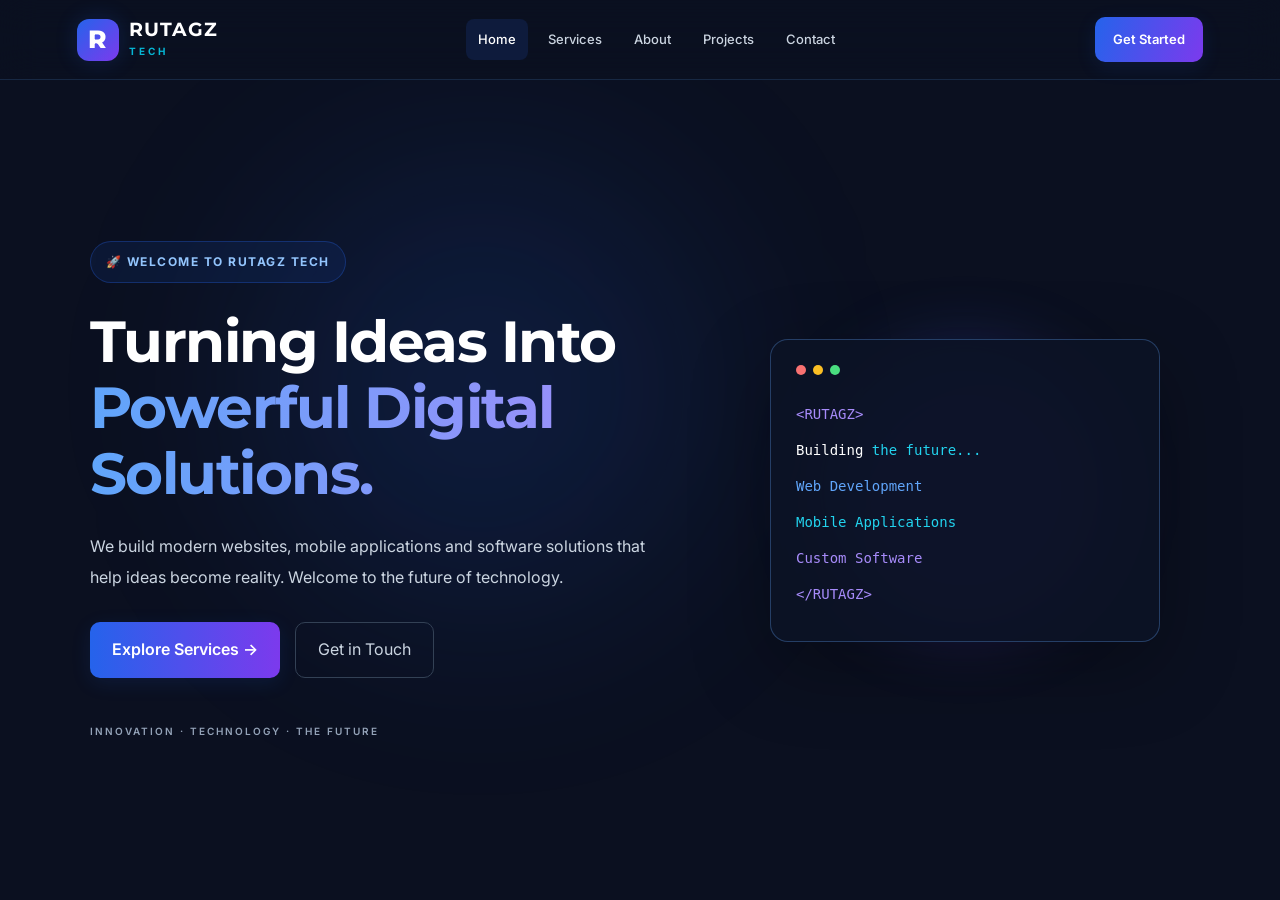
<file: index.html>
<!DOCTYPE html>
<html lang="en">
<head>
    <meta charset="UTF-8">
    <meta name="viewport" content="width=device-width, initial-scale=1.0">

    <title>RUTAGZ Tech | Building the Future</title>

    <link rel="stylesheet" href="style.css">

    <!-- Google Font -->
    <link href="https://fonts.googleapis.com/css2?family=Inter:wght@400;500;600;700&family=Montserrat:wght@600;700;800&display=swap" rel="stylesheet">
</head>

<body>

 
<!-- NAVIGATION -->
<header class="navbar">
    <a href="index.html" class="logo">
        <span class="logo-r">R</span>
        <div>
            <h2>RUTAGZ</h2>
            <small>TECH</small>
        </div>
    </a>

    <button class="menu-toggle"
            type="button"
            aria-label="Open navigation menu"
            aria-expanded="false"
            aria-controls="main-nav">
        <span></span>
        <span></span>
        <span></span>
    </button>

    <nav id="main-nav">
        <a href="index.html" aria-current="page">Home</a>
        <a href="services.html">Services</a>
        <a href="about.html">About</a>
        <a href="projects.html">Projects</a>
        <a href="contact.html">Contact</a>
    </nav>

    <a href="contact.html" class="nav-button">Get Started</a>
</header>


<!-- WELCOME SECTION -->
<main>
    <section class="welcome-page">

        <div class="welcome-glow"></div>

        <div class="welcome-content">

            <p class="welcome-tag">🚀 WELCOME TO RUTAGZ TECH</p>

            <h1>
                Turning Ideas Into
                <span>Powerful Digital Solutions.</span>
            </h1>

            <p class="welcome-description">
                We build modern websites, mobile applications and
                software solutions that help ideas become reality.
                Welcome to the future of technology.
            </p>

            <div class="welcome-buttons">
                <a href="services.html" class="primary-button">
                    Explore Services →
                </a>

                <a href="contact.html" class="secondary-button">
                    Get in Touch
                </a>
            </div>

            <p class="welcome-footer">
                INNOVATION · TECHNOLOGY · THE FUTURE
            </p>

        </div>

        <div class="welcome-visual">
            <div class="welcome-orb"></div>

            <div class="welcome-code-card">
                <div class="welcome-window-dots">
                    <span></span>
                    <span></span>
                    <span></span>
                </div>

                <p class="code-purple">&lt;RUTAGZ&gt;</p>
                <p>Building <span>the future...</span></p>
                <p class="code-blue">Web Development</p>
                <p class="code-cyan">Mobile Applications</p>
                <p class="code-purple">Custom Software</p>
                <p class="code-purple">&lt;/RUTAGZ&gt;</p>
            </div>
        </div>

    </section>
</main>


<!-- MOBILE NAVIGATION -->
<script>
    const menuButton = document.querySelector(".menu-toggle");
    const navbar = document.querySelector(".navbar");
    const navLinks = document.querySelectorAll("#main-nav a");

    menuButton.addEventListener("click", function () {
        const isOpen = navbar.classList.toggle("menu-open");

        menuButton.setAttribute("aria-expanded", isOpen);
        menuButton.setAttribute(
            "aria-label",
            isOpen ? "Close navigation menu" : "Open navigation menu"
        );
    });

    navLinks.forEach(function (link) {
        link.addEventListener("click", function () {
            navbar.classList.remove("menu-open");
            menuButton.setAttribute("aria-expanded", "false");
            menuButton.setAttribute("aria-label", "Open navigation menu");
        });
    });
</script>



</body>
</html>
</file>
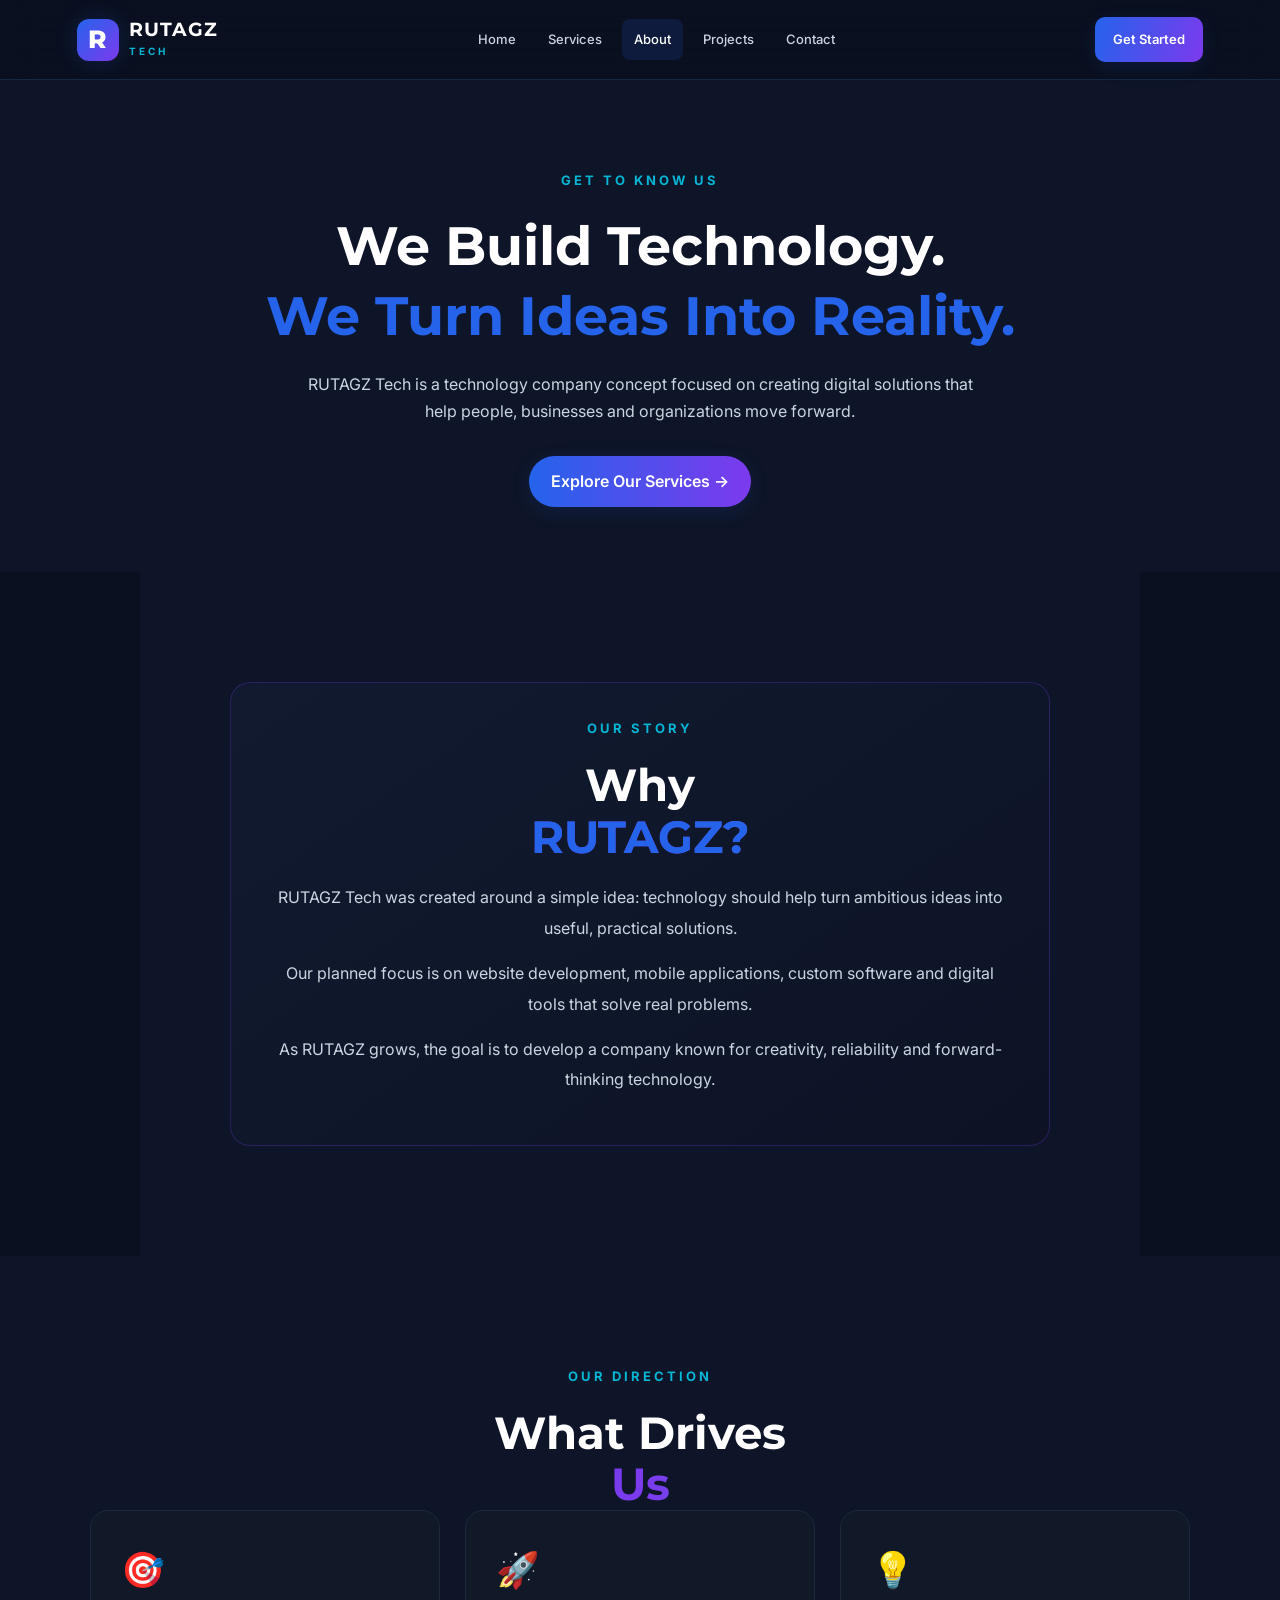
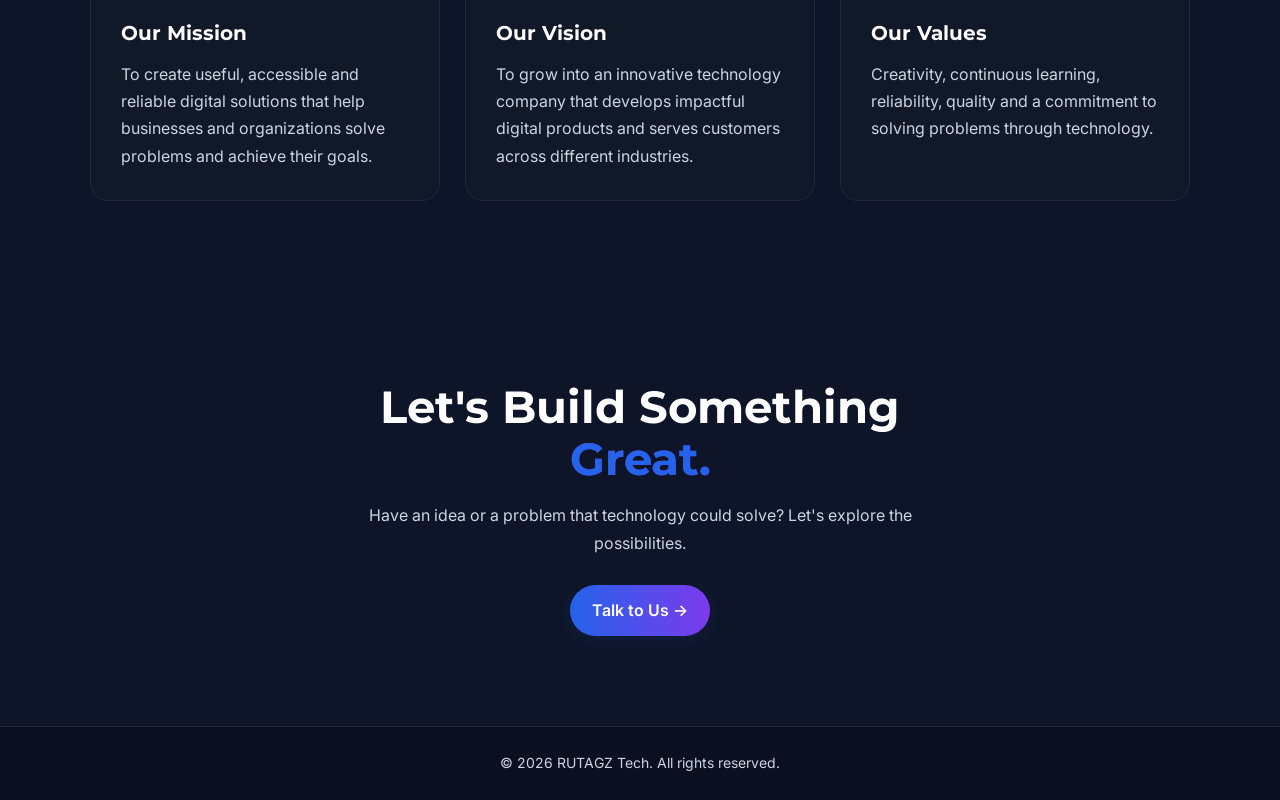
<file: about.html>
<!DOCTYPE html>
<html lang="en">
<head>
    <meta charset="UTF-8">
    <meta name="viewport" content="width=device-width, initial-scale=1.0">

    <title>About Us | RUTAGZ Tech</title>

    <link rel="stylesheet" href="style.css">

    <link href="https://fonts.googleapis.com/css2?family=Inter:wght@400;500;600;700&family=Montserrat:wght@600;700;800&display=swap" rel="stylesheet">
</head>

<body>

    <!-- NAVIGATION -->
    <header class="navbar">
        <a href="index.html" class="logo">
            <span class="logo-r">R</span>
            <div>
                <h2>RUTAGZ</h2>
                <small>TECH</small>
            </div>
        </a>

        <button class="menu-toggle"
                type="button"
                aria-label="Open navigation menu"
                aria-expanded="false"
                aria-controls="main-nav">
            <span></span>
            <span></span>
            <span></span>
        </button>

        <nav id="main-nav">
            <a href="index.html">Home</a>
            <a href="services.html">Services</a>
            <a href="about.html" aria-current="page">About</a>
            <a href="projects.html">Projects</a>
            <a href="contact.html">Contact</a>
        </nav>

        <a href="contact.html" class="nav-button">Get Started</a>
    </header>


    <!-- ABOUT HERO -->
    <section class="section about-hero">
        <p class="section-tag">GET TO KNOW US</p>

        <h1>We Build Technology.<br>
            <span>We Turn Ideas Into Reality.</span>
        </h1>

        <p class="section-description">
            RUTAGZ Tech is a technology company concept focused on
            creating digital solutions that help people, businesses
            and organizations move forward.
        </p>

        <a href="services.html" class="primary-button">
            Explore Our Services →
        </a>
    </section>


    <!-- OUR STORY -->
    <section class="section about-content">
        <div class="about-card">
            <p class="section-tag">OUR STORY</p>

            <h2>Why <span>RUTAGZ?</span></h2>

            <p>
                RUTAGZ Tech was created around a simple idea:
                technology should help turn ambitious ideas into
                useful, practical solutions.
            </p>

            <p>
                Our planned focus is on website development, mobile
                applications, custom software and digital tools that
                solve real problems.
            </p>

            <p>
                As RUTAGZ grows, the goal is to develop a company
                known for creativity, reliability and forward-thinking
                technology.
            </p>
        </div>
    </section>


    <!-- MISSION AND VISION -->
    <section class="section">
        <p class="section-tag">OUR DIRECTION</p>

        <h2>What Drives <span>Us</span></h2>

        <div class="services-grid">

            <div class="service-card">
                <div class="icon">🎯</div>
                <h3>Our Mission</h3>
                <p>
                    To create useful, accessible and reliable digital
                    solutions that help businesses and organizations
                    solve problems and achieve their goals.
                </p>
            </div>

            <div class="service-card">
                <div class="icon">🚀</div>
                <h3>Our Vision</h3>
                <p>
                    To grow into an innovative technology company
                    that develops impactful digital products and
                    serves customers across different industries.
                </p>
            </div>

            <div class="service-card">
                <div class="icon">💡</div>
                <h3>Our Values</h3>
                <p>
                    Creativity, continuous learning, reliability,
                    quality and a commitment to solving problems
                    through technology.
                </p>
            </div>

        </div>
    </section>


    <!-- CALL TO ACTION -->
    <section class="section about-cta">
        <h2>Let's Build Something <span>Great.</span></h2>

        <p class="section-description">
            Have an idea or a problem that technology could solve?
            Let's explore the possibilities.
        </p>

        <a href="contact.html" class="primary-button">
            Talk to Us →
        </a>
    </section>


    <!-- FOOTER -->
    <footer class="footer">
        <p>© 2026 RUTAGZ Tech. All rights reserved.</p>
    </footer>


    <!-- MOBILE NAVIGATION -->
    <script>
        const menuButton = document.querySelector(".menu-toggle");
        const navbar = document.querySelector(".navbar");
        const navLinks = document.querySelectorAll("#main-nav a");

        menuButton.addEventListener("click", function () {
            const isOpen = navbar.classList.toggle("menu-open");

            menuButton.setAttribute("aria-expanded", isOpen);
            menuButton.setAttribute(
                "aria-label",
                isOpen ? "Close navigation menu" : "Open navigation menu"
            );
        });

        navLinks.forEach(function (link) {
            link.addEventListener("click", function () {
                navbar.classList.remove("menu-open");
                menuButton.setAttribute("aria-expanded", "false");
                menuButton.setAttribute("aria-label", "Open navigation menu");
            });
        });
    </script>

</body>
</html>
</file>
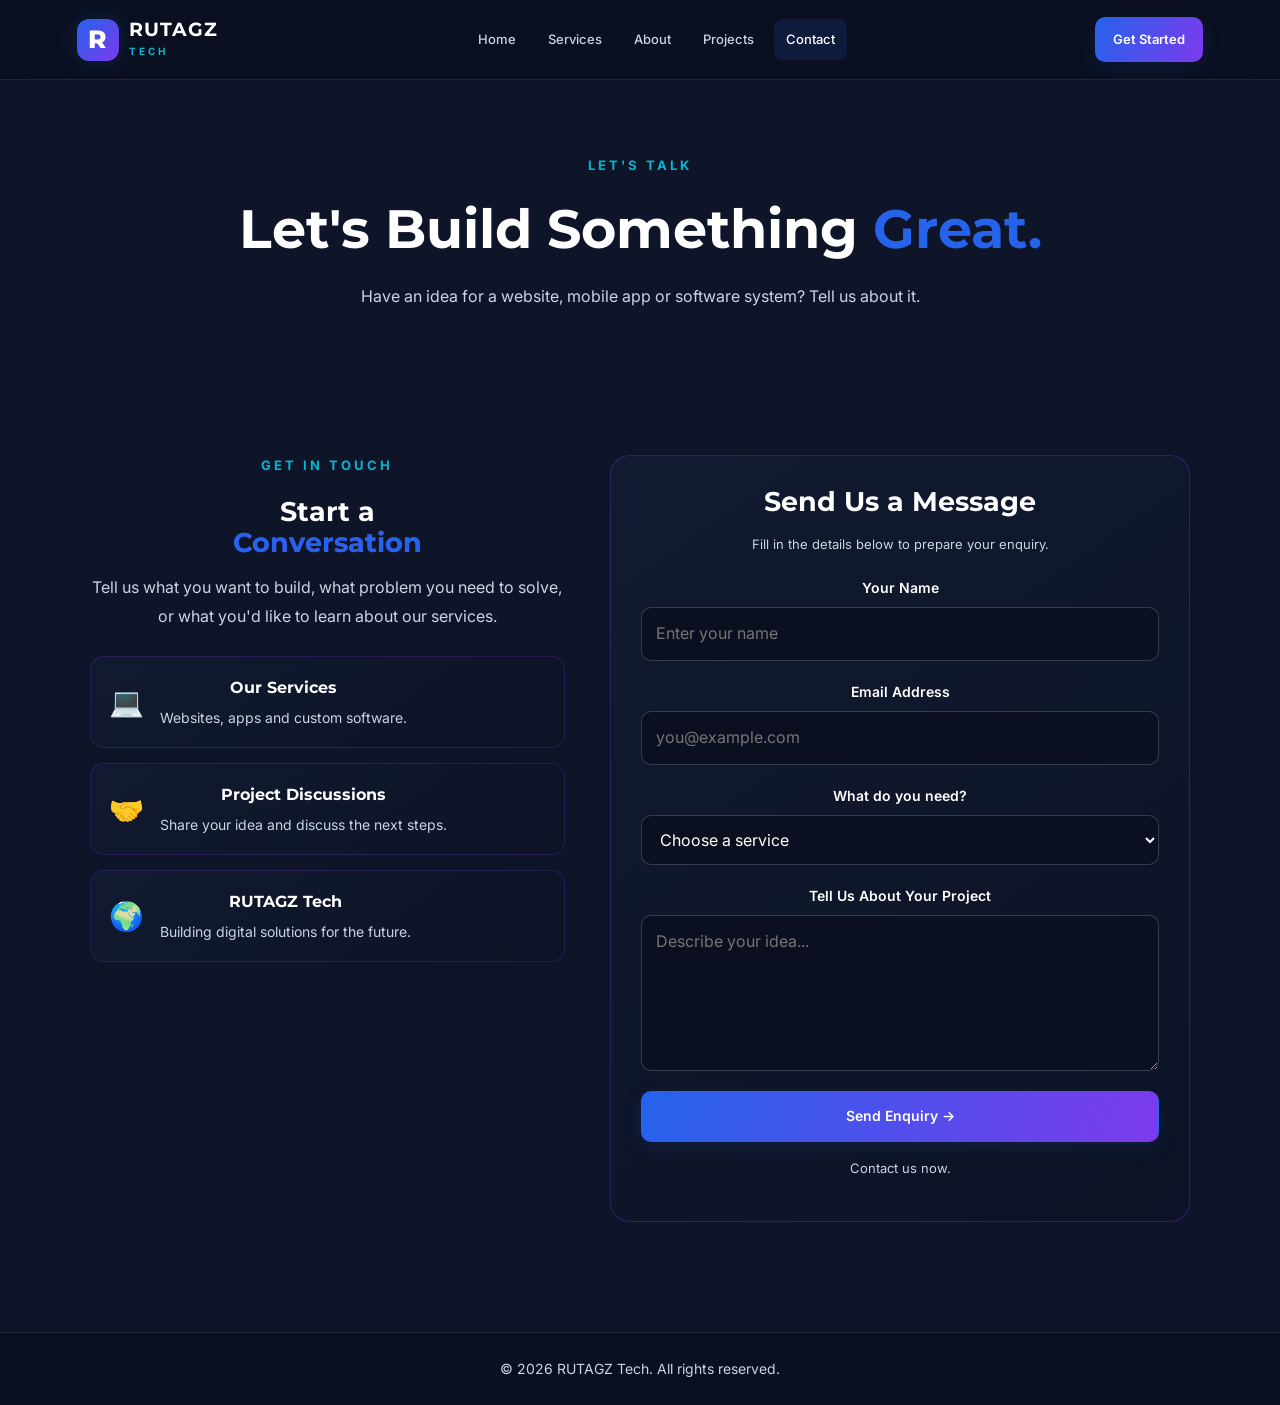
<file: contact.html>
<!DOCTYPE html>
<html lang="en">
<head>
    <meta charset="UTF-8">
    <meta name="viewport" content="width=device-width, initial-scale=1.0">

    <title>Contact Us | RUTAGZ Tech</title>

    <link rel="stylesheet" href="style.css">

    <link href="https://fonts.googleapis.com/css2?family=Inter:wght@400;500;600;700&family=Montserrat:wght@600;700;800&display=swap" rel="stylesheet">
</head>

<body>

    <!-- NAVIGATION -->
    <header class="navbar">
        <a href="index.html" class="logo">
            <span class="logo-r">R</span>
            <div>
                <h2>RUTAGZ</h2>
                <small>TECH</small>
            </div>
        </a>

        <button class="menu-toggle"
                type="button"
                aria-label="Open navigation menu"
                aria-expanded="false"
                aria-controls="main-nav">
            <span></span>
            <span></span>
            <span></span>
        </button>

        <nav id="main-nav">
            <a href="index.html">Home</a>
            <a href="services.html">Services</a>
            <a href="about.html">About</a>
            <a href="projects.html">Projects</a>
            <a href="contact.html" aria-current="page">Contact</a>
        </nav>

        <a href="contact.html" class="nav-button">Get Started</a>
    </header>


    <!-- CONTACT HERO -->
    <section class="section contact-hero">
        <p class="section-tag">LET'S TALK</p>

        <h1>Let's Build Something <span>Great.</span></h1>

        <p class="section-description">
            Have an idea for a website, mobile app or software system?
            Tell us about it.
        </p>
    </section>


    <!-- CONTACT CONTENT -->
    <section class="section contact-layout">

        <!-- CONTACT DETAILS -->
        <div class="contact-details">
            <p class="section-tag">GET IN TOUCH</p>

            <h2>Start a <span>Conversation</span></h2>

            <p>
                Tell us what you want to build, what problem you need
                to solve, or what you'd like to learn about our services.
            </p>

            <div class="contact-detail-card">
                <span>💻</span>
                <div>
                    <h3>Our Services</h3>
                    <p>Websites, apps and custom software.</p>
                </div>
            </div>

            <div class="contact-detail-card">
                <span>🤝</span>
                <div>
                    <h3>Project Discussions</h3>
                    <p>Share your idea and discuss the next steps.</p>
                </div>
            </div>

            <div class="contact-detail-card">
                <span>🌍</span>
                <div>
                    <h3>RUTAGZ Tech</h3>
                    <p>Building digital solutions for the future.</p>
                </div>
            </div>
        </div>


        <!-- CONTACT FORM -->
        
<form
    class="contact-form"
    id="contact-form"
    action="https://formspree.io/f/xaeqawqb"
    method="POST"
>


            <h2>Send Us a Message</h2>

            <p class="form-description">
                Fill in the details below to prepare your enquiry.
            </p>

            <label for="name">Your Name</label>
            <input
                type="text"
                id="name"
                name="name"
                placeholder="Enter your name"
                required
            >

            <label for="email">Email Address</label>
            <input
                type="email"
                id="email"
                name="email"
                placeholder="you@example.com"
                required
            >

            <label for="service">What do you need?</label>
            <select id="service" name="service" required>
                <option value="">Choose a service</option>
                <option>Website Development</option>
                <option>Mobile Application</option>
                <option>Custom Software</option>
                <option>School Management System</option>
                <option>E-Commerce</option>
                <option>Business Solution</option>
                <option>Other</option>
            </select>

            <label for="message">Tell Us About Your Project</label>
            <textarea
                id="message"
                name="message"
                rows="5"
                placeholder="Describe your idea..."
                required
            ></textarea>

            <button type="submit" class="primary-button">
    Send Enquiry →
</button>

            <p class="form-note">
                Contact us now.
            </p>

            <p id="form-status" role="status" aria-live="polite"></p>

        </form>

    </section>


    <!-- FOOTER -->
    <footer class="footer">
        <p>© 2026 RUTAGZ Tech. All rights reserved.</p>
    </footer>


    <!-- MOBILE NAVIGATION AND DEMO FORM -->
    
<script>
    // MOBILE NAVIGATION
    const menuButton = document.querySelector(".menu-toggle");
    const navbar = document.querySelector(".navbar");
    const navLinks = document.querySelectorAll("#main-nav a");

    if (menuButton && navbar) {
        menuButton.addEventListener("click", function () {
            const isOpen = navbar.classList.toggle("menu-open");

            menuButton.setAttribute("aria-expanded", isOpen);
            menuButton.setAttribute(
                "aria-label",
                isOpen ? "Close navigation menu" : "Open navigation menu"
            );
        });

        navLinks.forEach(function (link) {
            link.addEventListener("click", function () {
                navbar.classList.remove("menu-open");
                menuButton.setAttribute("aria-expanded", "false");
                menuButton.setAttribute(
                    "aria-label",
                    "Open navigation menu"
                );
            });
        });
    }

    // CONTACT FORM
    const contactForm = document.querySelector("#contact-form");
    const formStatus = document.querySelector("#form-status");

    if (contactForm && formStatus) {
        contactForm.addEventListener("submit", async function (event) {
            event.preventDefault();

            formStatus.textContent = "Sending your enquiry...";
            formStatus.setAttribute("role", "status");

            const submitButton = contactForm.querySelector(
                'button[type="submit"]'
            );

            if (submitButton) {
                submitButton.disabled = true;
                submitButton.textContent = "Sending...";
            }

            try {
                const response = await fetch(contactForm.action, {
                    method: "POST",
                    body: new FormData(contactForm),
                    headers: {
                        "Accept": "application/json"
                    }
                });

                if (response.ok) {
                    formStatus.textContent =
                        "Success! Your enquiry has been submitted.";

                    contactForm.reset();
                } else {
                    formStatus.textContent =
                        "Your enquiry could not be sent. Please check your form setup and try again.";
                }
            } catch (error) {
                formStatus.textContent =
                    "A connection error occurred. Check your internet connection and try again.";
            } finally {
                if (submitButton) {
                    submitButton.disabled = false;
                    submitButton.textContent = "Send Enquiry →";
                }
            }
        });
    }
</script>


</body>
</html>
</file>
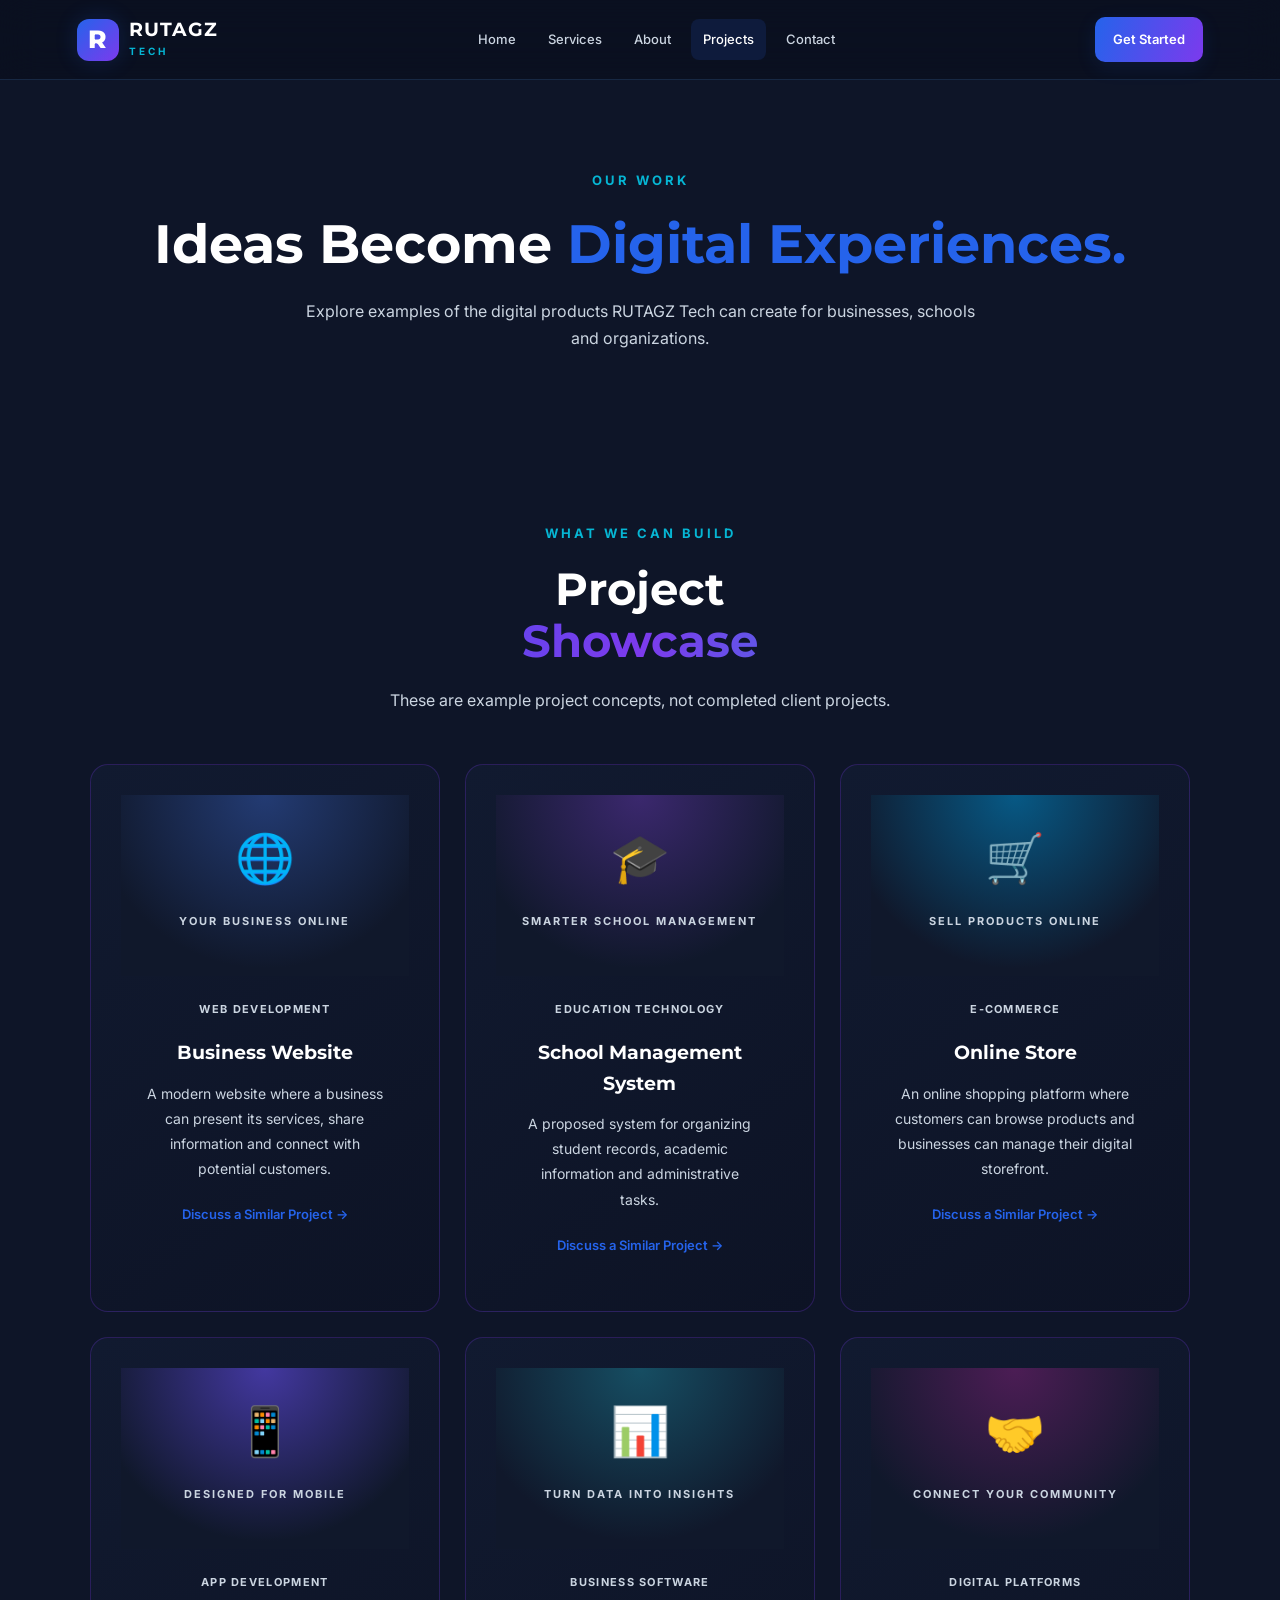
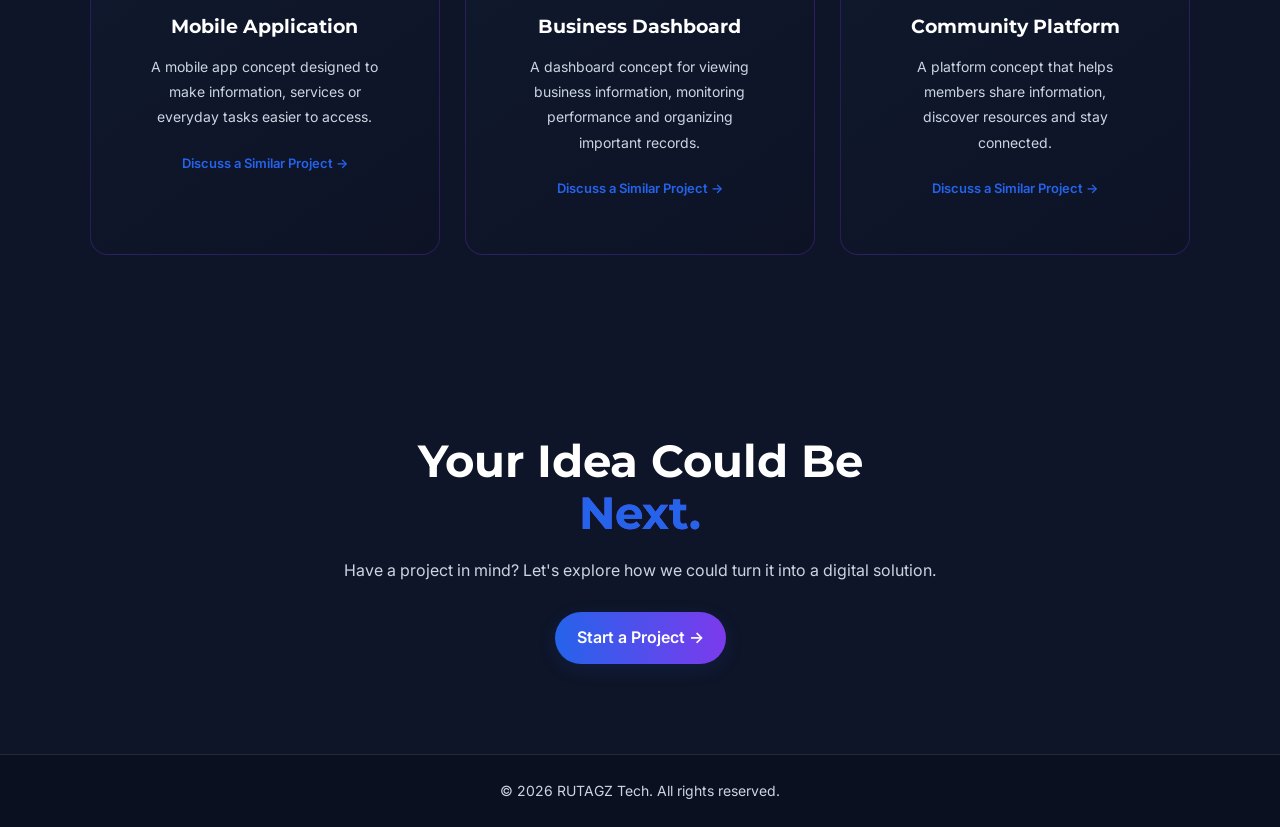
<file: projects.html>
<!DOCTYPE html>
<html lang="en">
<head>
    <meta charset="UTF-8">
    <meta name="viewport" content="width=device-width, initial-scale=1.0">

    <title>Our Projects | RUTAGZ Tech</title>

    <link rel="stylesheet" href="style.css">

    <link href="https://fonts.googleapis.com/css2?family=Inter:wght@400;500;600;700&family=Montserrat:wght@600;700;800&display=swap" rel="stylesheet">
</head>

<body>

    <!-- NAVIGATION -->
    <header class="navbar">
        <a href="index.html" class="logo">
            <span class="logo-r">R</span>
            <div>
                <h2>RUTAGZ</h2>
                <small>TECH</small>
            </div>
        </a>

        <button class="menu-toggle"
                type="button"
                aria-label="Open navigation menu"
                aria-expanded="false"
                aria-controls="main-nav">
            <span></span>
            <span></span>
            <span></span>
        </button>

        <nav id="main-nav">
            <a href="index.html">Home</a>
            <a href="services.html">Services</a>
            <a href="about.html">About</a>
            <a href="projects.html" aria-current="page">Projects</a>
            <a href="contact.html">Contact</a>
        </nav>

        <a href="contact.html" class="nav-button">Get Started</a>
    </header>


    <!-- PROJECTS HERO -->
    <section class="section projects-hero">
        <p class="section-tag">OUR WORK</p>

        <h1>Ideas Become <span>Digital Experiences.</span></h1>

        <p class="section-description">
            Explore examples of the digital products RUTAGZ Tech
            can create for businesses, schools and organizations.
        </p>
    </section>


    <!-- PROJECT PORTFOLIO -->
    <section class="section">
        <p class="section-tag">WHAT WE CAN BUILD</p>

        <h2>Project <span>Showcase</span></h2>

        <p class="section-description">
            These are example project concepts, not completed
            client projects.
        </p>

        <div class="project-grid">

            <article class="project-card">
                <div class="project-visual website-visual">
                    <span>🌐</span>
                    <p>YOUR BUSINESS ONLINE</p>
                </div>

                <div class="project-info">
                    <p class="project-type">WEB DEVELOPMENT</p>
                    <h3>Business Website</h3>
                    <p>
                        A modern website where a business can present
                        its services, share information and connect
                        with potential customers.
                    </p>
                    <a href="contact.html" class="project-link">
                        Discuss a Similar Project →
                    </a>
                </div>
            </article>


            <article class="project-card">
                <div class="project-visual school-visual">
                    <span>🎓</span>
                    <p>SMARTER SCHOOL MANAGEMENT</p>
                </div>

                <div class="project-info">
                    <p class="project-type">EDUCATION TECHNOLOGY</p>
                    <h3>School Management System</h3>
                    <p>
                        A proposed system for organizing student
                        records, academic information and
                        administrative tasks.
                    </p>
                    <a href="contact.html" class="project-link">
                        Discuss a Similar Project →
                    </a>
                </div>
            </article>


            <article class="project-card">
                <div class="project-visual shop-visual">
                    <span>🛒</span>
                    <p>SELL PRODUCTS ONLINE</p>
                </div>

                <div class="project-info">
                    <p class="project-type">E-COMMERCE</p>
                    <h3>Online Store</h3>
                    <p>
                        An online shopping platform where customers
                        can browse products and businesses can
                        manage their digital storefront.
                    </p>
                    <a href="contact.html" class="project-link">
                        Discuss a Similar Project →
                    </a>
                </div>
            </article>


            <article class="project-card">
                <div class="project-visual app-visual">
                    <span>📱</span>
                    <p>DESIGNED FOR MOBILE</p>
                </div>

                <div class="project-info">
                    <p class="project-type">APP DEVELOPMENT</p>
                    <h3>Mobile Application</h3>
                    <p>
                        A mobile app concept designed to make
                        information, services or everyday tasks
                        easier to access.
                    </p>
                    <a href="contact.html" class="project-link">
                        Discuss a Similar Project →
                    </a>
                </div>
            </article>


            <article class="project-card">
                <div class="project-visual data-visual">
                    <span>📊</span>
                    <p>TURN DATA INTO INSIGHTS</p>
                </div>

                <div class="project-info">
                    <p class="project-type">BUSINESS SOFTWARE</p>
                    <h3>Business Dashboard</h3>
                    <p>
                        A dashboard concept for viewing business
                        information, monitoring performance and
                        organizing important records.
                    </p>
                    <a href="contact.html" class="project-link">
                        Discuss a Similar Project →
                    </a>
                </div>
            </article>


            <article class="project-card">
                <div class="project-visual community-visual">
                    <span>🤝</span>
                    <p>CONNECT YOUR COMMUNITY</p>
                </div>

                <div class="project-info">
                    <p class="project-type">DIGITAL PLATFORMS</p>
                    <h3>Community Platform</h3>
                    <p>
                        A platform concept that helps members share
                        information, discover resources and stay
                        connected.
                    </p>
                    <a href="contact.html" class="project-link">
                        Discuss a Similar Project →
                    </a>
                </div>
            </article>

        </div>
    </section>


    <!-- CALL TO ACTION -->
    <section class="section projects-cta">
        <h2>Your Idea Could Be <span>Next.</span></h2>

        <p class="section-description">
            Have a project in mind? Let's explore how we could
            turn it into a digital solution.
        </p>

        <a href="contact.html" class="primary-button">
            Start a Project →
        </a>
    </section>


    <!-- FOOTER -->
    <footer class="footer">
        <p>© 2026 RUTAGZ Tech. All rights reserved.</p>
    </footer>


    <!-- MOBILE NAVIGATION -->
    <script>
        const menuButton = document.querySelector(".menu-toggle");
        const navbar = document.querySelector(".navbar");
        const navLinks = document.querySelectorAll("#main-nav a");

        menuButton.addEventListener("click", function () {
            const isOpen = navbar.classList.toggle("menu-open");

            menuButton.setAttribute("aria-expanded", isOpen);
            menuButton.setAttribute(
                "aria-label",
                isOpen ? "Close navigation menu" : "Open navigation menu"
            );
        });

        navLinks.forEach(function (link) {
            link.addEventListener("click", function () {
                navbar.classList.remove("menu-open");
                menuButton.setAttribute("aria-expanded", "false");
                menuButton.setAttribute("aria-label", "Open navigation menu");
            });
        });
    </script>

</body>
</html>
</file>
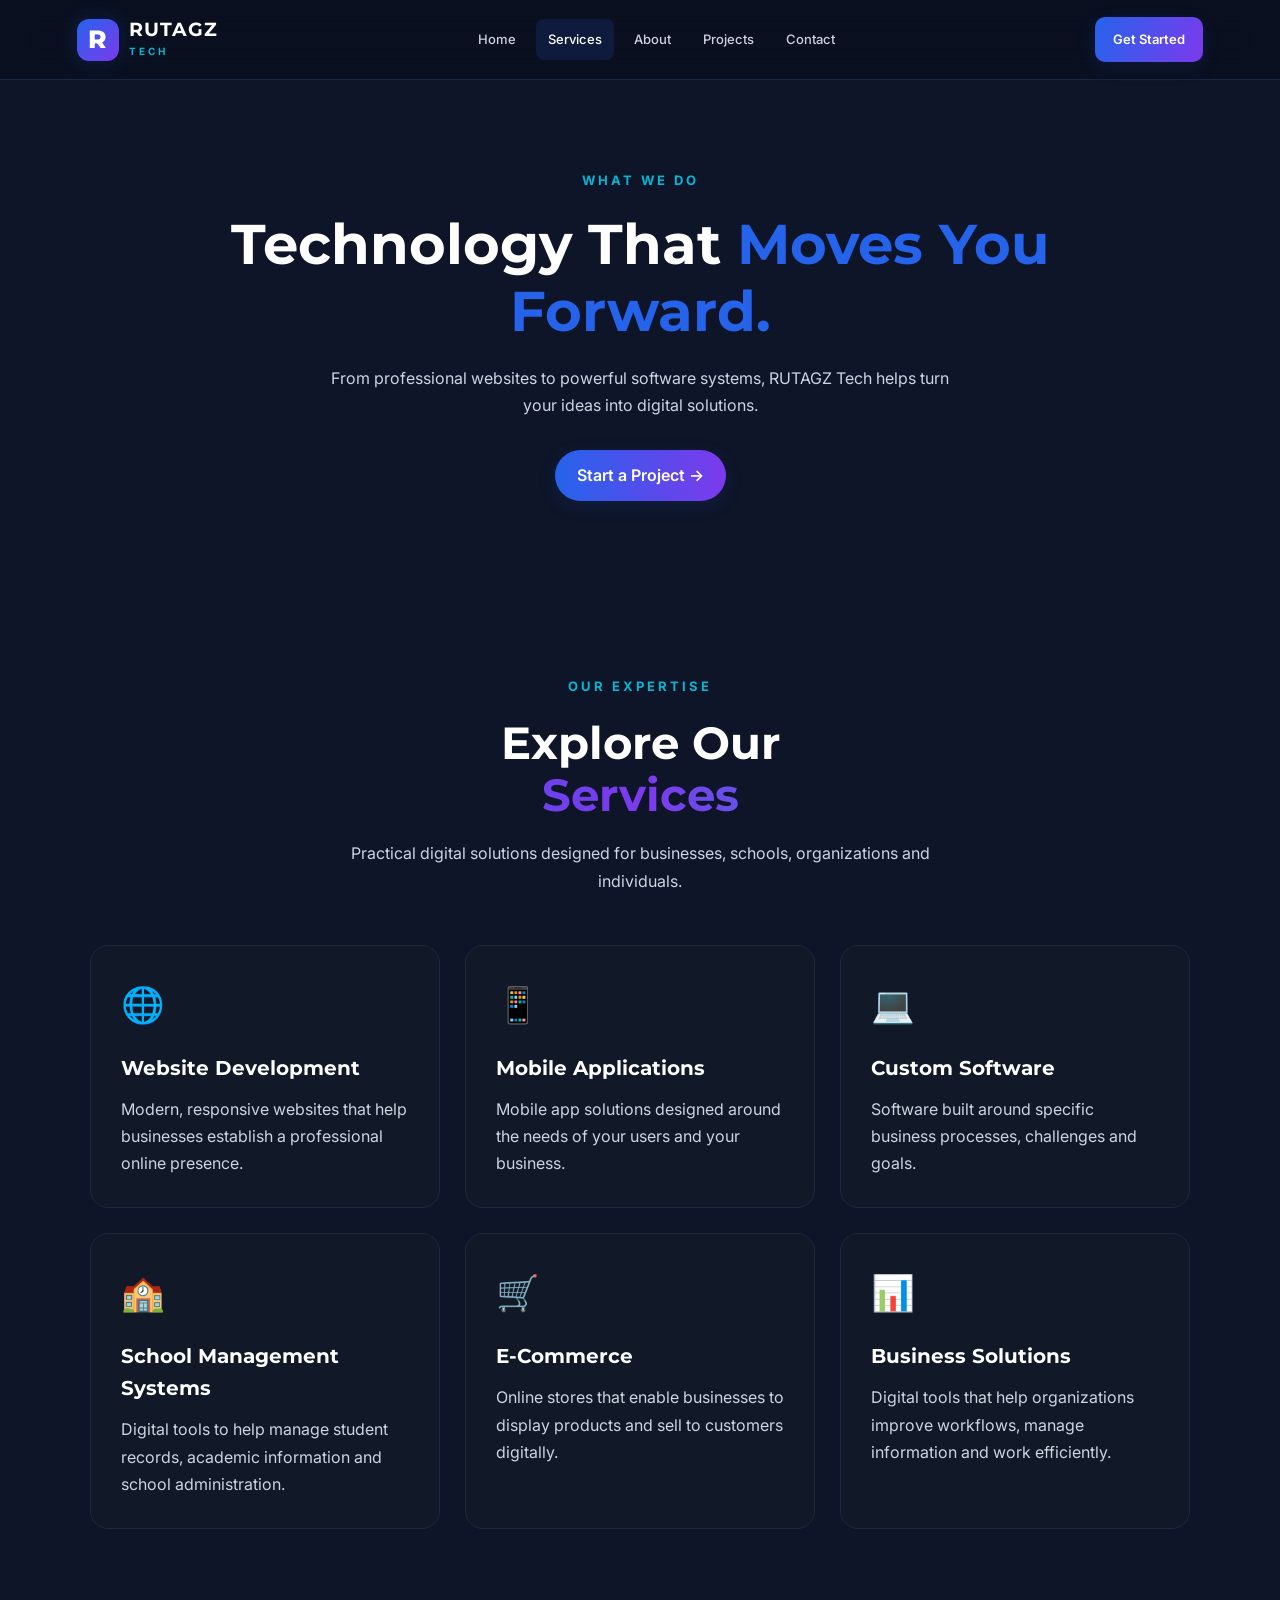
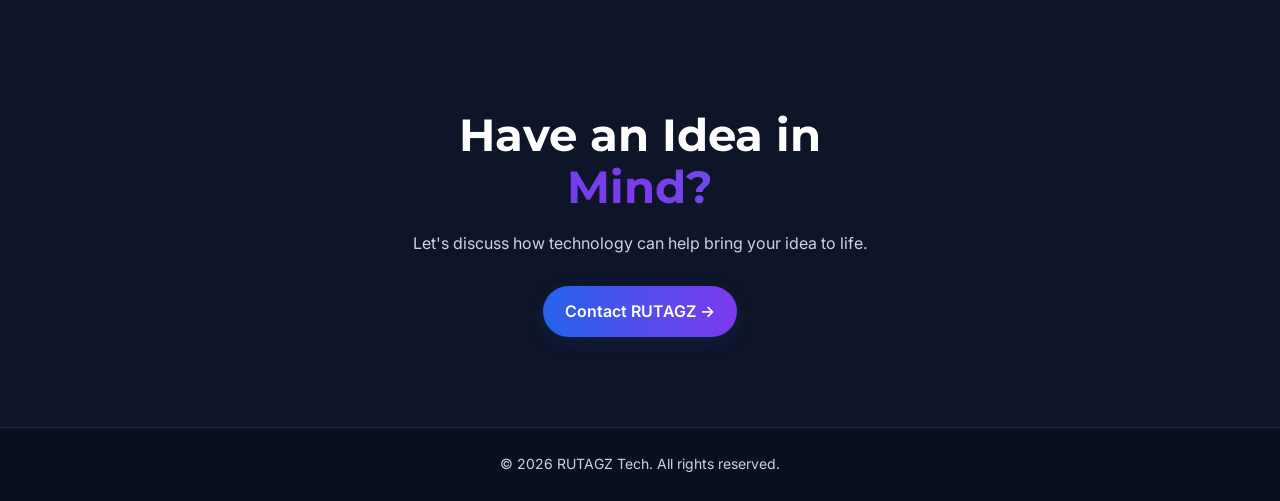
<file: services.html>
<!DOCTYPE html>
<html lang="en">
<head>
    <meta charset="UTF-8">
    <meta name="viewport" content="width=device-width, initial-scale=1.0">

    <title>Our Services | RUTAGZ Tech</title>

    <link rel="stylesheet" href="style.css">

    <link href="https://fonts.googleapis.com/css2?family=Inter:wght@400;500;600;700&family=Montserrat:wght@600;700;800&display=swap" rel="stylesheet">
</head>

<body>

    <!-- NAVIGATION -->
    <header class="navbar">

        <a href="index.html" class="logo">
            <span class="logo-r">R</span>
            <div>
                <h2>RUTAGZ</h2>
                <small>TECH</small>
            </div>
        </a>

        <button class="menu-toggle"
                type="button"
                aria-label="Open navigation menu"
                aria-expanded="false"
                aria-controls="main-nav">
            <span></span>
            <span></span>
            <span></span>
        </button>

        <nav id="main-nav">
            <a href="index.html">Home</a>
            <a href="services.html" aria-current="page">Services</a>
            <a href="about.html">About</a>
            <a href="projects.html">Projects</a>
            <a href="contact.html">Contact</a>
        </nav>

        <a href="contact.html" class="nav-button">Get Started</a>

    </header>


    <!-- SERVICES HERO -->
    <section class="section services-page-hero">

        <p class="section-tag">WHAT WE DO</p>

        <h1>Technology That <span>Moves You Forward.</span></h1>

        <p class="section-description">
            From professional websites to powerful software systems,
            RUTAGZ Tech helps turn your ideas into digital solutions.
        </p>

        <a href="contact.html" class="primary-button">
            Start a Project →
        </a>

    </section>


    <!-- SERVICES -->
    <section class="section" id="all-services">

        <p class="section-tag">OUR EXPERTISE</p>

        <h2>Explore Our <span>Services</span></h2>

        <p class="section-description">
            Practical digital solutions designed for businesses,
            schools, organizations and individuals.
        </p>

        <div class="services-grid">

            <div class="service-card">
                <div class="icon">🌐</div>
                <h3>Website Development</h3>
                <p>
                    Modern, responsive websites that help businesses
                    establish a professional online presence.
                </p>
            </div>

            <div class="service-card">
                <div class="icon">📱</div>
                <h3>Mobile Applications</h3>
                <p>
                    Mobile app solutions designed around the needs
                    of your users and your business.
                </p>
            </div>

            <div class="service-card">
                <div class="icon">💻</div>
                <h3>Custom Software</h3>
                <p>
                    Software built around specific business processes,
                    challenges and goals.
                </p>
            </div>

            <div class="service-card">
                <div class="icon">🏫</div>
                <h3>School Management Systems</h3>
                <p>
                    Digital tools to help manage student records,
                    academic information and school administration.
                </p>
            </div>

            <div class="service-card">
                <div class="icon">🛒</div>
                <h3>E-Commerce</h3>
                <p>
                    Online stores that enable businesses to display
                    products and sell to customers digitally.
                </p>
            </div>

            <div class="service-card">
                <div class="icon">📊</div>
                <h3>Business Solutions</h3>
                <p>
                    Digital tools that help organizations improve
                    workflows, manage information and work efficiently.
                </p>
            </div>

        </div>

    </section>


    <!-- CALL TO ACTION -->
    <section class="section services-cta">

        <h2>Have an Idea in <span>Mind?</span></h2>

        <p class="section-description">
            Let's discuss how technology can help bring your idea to life.
        </p>

        <a href="contact.html" class="primary-button">
            Contact RUTAGZ →
        </a>

    </section>


    <!-- FOOTER -->
    <footer class="footer">
        <p>© 2026 RUTAGZ Tech. All rights reserved.</p>
    </footer>


    <!-- MOBILE NAVIGATION -->
    <script>
        const menuButton = document.querySelector(".menu-toggle");
        const navbar = document.querySelector(".navbar");
        const navLinks = document.querySelectorAll("#main-nav a");

        menuButton.addEventListener("click", function () {
            const isOpen = navbar.classList.toggle("menu-open");

            menuButton.setAttribute("aria-expanded", isOpen);
            menuButton.setAttribute(
                "aria-label",
                isOpen ? "Close navigation menu" : "Open navigation menu"
            );
        });

        navLinks.forEach(function (link) {
            link.addEventListener("click", function () {
                navbar.classList.remove("menu-open");
                menuButton.setAttribute("aria-expanded", "false");
                menuButton.setAttribute("aria-label", "Open navigation menu");
            });
        });
    </script>

</body>
</html>
</file>
<file: style.css>
/* =========================================================
   RUTAGZ TECH
   BRAND COLORS
========================================================= */

:root {
    --blue: #2563EB;
    --purple: #7C3AED;
    --cyan: #06B6D4;

    --navy: #0B1020;
    --dark: #0E1528;
    --card: #111827;

    --border: #1E293B;
    --border-light: #334155;

    --white: #FFFFFF;
    --text: #CBD5E1;
    --muted: #94A3B8;
}


/* =========================================================
   GENERAL
========================================================= */

* {
    margin: 0;
    padding: 0;
    box-sizing: border-box;
}

html {
    scroll-behavior: smooth;
    scroll-padding-top: 80px;
}

body {
    font-family: "Inter", sans-serif;
    background: var(--navy);
    color: var(--white);
    line-height: 1.6;
    overflow-x: hidden;
}

h1,
h2,
h3 {
    font-family: "Montserrat", sans-serif;
}

a {
    text-decoration: none;
    color: inherit;
}

button,
a {
    -webkit-tap-highlight-color: transparent;
}


/* =========================================================
   NAVBAR
========================================================= */

.navbar {
    height: 80px;
    padding: 0 7%;

    display: flex;
    align-items: center;
    justify-content: space-between;

    background: rgba(11, 16, 32, 0.88);
    backdrop-filter: blur(15px);
    -webkit-backdrop-filter: blur(15px);

    border-bottom: 1px solid rgba(255, 255, 255, 0.04);

    position: sticky;
    top: 0;
    z-index: 1000;
}


/* Logo */

.logo {
    display: flex;
    align-items: center;
    gap: 10px;
}

.logo-r {
    font-family: "Montserrat", sans-serif;
    font-size: 45px;
    line-height: 1;

    font-weight: 900;

    background: linear-gradient(
        135deg,
        var(--blue),
        var(--purple)
    );

    -webkit-background-clip: text;
    background-clip: text;
    color: transparent;
}

.logo h2 {
    font-size: 20px;
    line-height: 1.1;
    letter-spacing: 1px;
}

.logo small {
    display: block;
    margin-top: 3px;

    color: var(--blue);

    font-size: 10px;
    font-weight: 800;
    letter-spacing: 5px;
}


/* Navigation */

nav {
    display: flex;
    align-items: center;
    gap: 30px;
}

nav a {
    position: relative;

    color: var(--text);
    font-size: 14px;
    font-weight: 500;

    transition: 0.3s ease;
}

nav a::after {
    content: "";

    position: absolute;
    left: 0;
    bottom: -7px;

    width: 0;
    height: 2px;

    background: linear-gradient(
        90deg,
        var(--blue),
        var(--purple)
    );

    transition: width 0.3s ease;
}

nav a:hover {
    color: var(--white);
}

nav a:hover::after {
    width: 100%;
}


/* =========================================================
   BUTTONS
========================================================= */

.primary-button,
.nav-button {
    display: inline-flex;
    align-items: center;
    justify-content: center;

    background: linear-gradient(
        90deg,
        var(--blue),
        var(--purple)
    );

    padding: 13px 22px;

    border-radius: 30px;

    color: var(--white);
    font-weight: 600;

    transition: 0.3s ease;

    box-shadow: 0 5px 20px rgba(37, 99, 235, 0.12);
}

.primary-button:hover,
.nav-button:hover {
    transform: translateY(-3px);

    box-shadow:
        0 10px 30px rgba(37, 99, 235, 0.30);
}

.secondary-button {
    display: inline-flex;
    align-items: center;
    justify-content: center;

    padding: 12px 22px;

    border: 1px solid var(--border-light);
    border-radius: 30px;

    color: var(--text);

    transition: 0.3s ease;
}

.secondary-button:hover {
    border-color: var(--blue);
    color: var(--white);

    transform: translateY(-2px);
}


/* =========================================================
   HERO
========================================================= */

.hero {
    min-height: calc(100vh - 80px);

    padding: 100px 7%;

    display: flex;
    align-items: center;
    justify-content: space-between;

    gap: 70px;

    position: relative;
    overflow: hidden;
}


/* Background glow */

.hero::before {
    content: "";

    position: absolute;

    width: 500px;
    height: 500px;

    background: var(--purple);

    opacity: 0.12;

    filter: blur(100px);

    right: -150px;
    top: 50px;

    pointer-events: none;
}

.hero::after {
    content: "";

    position: absolute;

    width: 350px;
    height: 350px;

    background: var(--blue);

    opacity: 0.07;

    filter: blur(100px);

    left: -150px;
    bottom: -100px;

    pointer-events: none;
}


/* Hero content */

.hero-content {
    max-width: 650px;

    position: relative;
    z-index: 2;
}

.tag,
.section-tag {
    color: var(--cyan);

    font-size: 13px;
    font-weight: 700;

    letter-spacing: 3px;

    margin-bottom: 20px;
}

.hero h1 {
    font-size: clamp(45px, 6vw, 75px);

    line-height: 1.05;

    letter-spacing: -2px;
}

.hero h1 span,
.section h2 span,
.about h2 span,
.contact h2 span {
    display: block;

    background: linear-gradient(
        90deg,
        var(--blue),
        var(--purple),
        var(--cyan)
    );

    -webkit-background-clip: text;
    background-clip: text;

    color: transparent;
}

.hero-text {
    color: var(--text);

    max-width: 570px;

    line-height: 1.8;

    margin: 25px 0 35px;
}

.hero-buttons {
    display: flex;
    align-items: center;

    gap: 15px;
}


/* =========================================================
   TECHNOLOGY CARD
========================================================= */

.hero-card {
    width: 420px;
    min-width: 320px;
    height: 330px;

    position: relative;

    z-index: 2;
}

.glow {
    position: absolute;

    width: 250px;
    height: 250px;

    background: var(--blue);

    opacity: 0.3;

    filter: blur(80px);

    top: 30px;
    right: 30px;

    pointer-events: none;
}

.code-window {
    position: relative;

    width: 100%;
    height: 100%;

    background: var(--card);

    border: 1px solid var(--border-light);

    border-radius: 20px;

    box-shadow:
        0 30px 80px rgba(0, 0, 0, 0.4);

    overflow: hidden;
}

.window-top {
    height: 45px;

    display: flex;
    align-items: center;

    gap: 7px;

    padding-left: 20px;

    border-bottom: 1px solid #273449;

    background: rgba(255, 255, 255, 0.015);
}

.window-top span {
    width: 10px;
    height: 10px;

    border-radius: 50%;

    background: #475569;
}

.code {
    padding: 30px;

    font-family: monospace;
    font-size: 15px;

    line-height: 2;

    color: var(--text);
}

.code p {
    white-space: nowrap;
}

.code p:first-child {
    color: var(--white);
}


/* Code colors */

.code .blue {
    color: var(--blue);
}

.code .purple {
    color: var(--purple);
}

.code .cyan {
    color: var(--cyan);
}

.code p span {
    color: var(--cyan);
}


/* =========================================================
   GENERAL SECTIONS
========================================================= */

.section {
    padding: 110px 7%;

    background: var(--dark);

    text-align: center;
}

.section h2 {
    font-size: clamp(35px, 5vw, 45px);

    line-height: 1.15;
}

.section-description {
    color: var(--text);

    margin: 20px auto 50px;

    max-width: 600px;

    line-height: 1.7;
}


/* =========================================================
   SERVICES
========================================================= */


.services-grid {
    display: grid;
    grid-template-columns: repeat(3, minmax(0, 1fr));
    gap: 25px;
    text-align: left;
    align-items: stretch;
}


.service-card {
    background: var(--card);

    border: 1px solid var(--border);

    padding: 30px;

    border-radius: 18px;

    transition:
        transform 0.3s ease,
        border-color 0.3s ease,
        box-shadow 0.3s ease;
}

.service-card:hover {
    transform: translateY(-8px);

    border-color: var(--blue);

    box-shadow:
        0 15px 40px rgba(37, 99, 235, 0.12);
}

.icon {
    font-size: 35px;

    margin-bottom: 20px;
}

.service-card h3 {
    margin-bottom: 12px;

    font-size: 20px;
}

.service-card p {
    color: var(--text);

    line-height: 1.7;
}


/* =========================================================
   ABOUT
========================================================= */

.about {
    padding: 110px 7%;

    display: grid;

    grid-template-columns: 1fr 1fr;

    gap: 80px;

    align-items: center;
}

.about h2 {
    font-size: clamp(35px, 5vw, 45px);

    line-height: 1.15;

    margin-bottom: 25px;
}

.about p {
    color: var(--text);

    line-height: 1.8;

    margin-bottom: 20px;
}

.about-box {
    display: grid;

    grid-template-columns: 1fr 1fr;

    gap: 20px;
}

.about-box div {
    padding: 35px;

    background: var(--card);

    border: 1px solid var(--border);

    border-radius: 18px;

    transition: 0.3s ease;
}

.about-box div:hover {
    transform: translateY(-5px);

    border-color: var(--purple);
}

.about-box strong {
    font-size: 35px;

    background: linear-gradient(
        90deg,
        var(--blue),
        var(--purple)
    );

    -webkit-background-clip: text;
    background-clip: text;

    color: transparent;
}

.about-box p {
    margin-top: 10px;
}


/* =========================================================
   PROJECTS
========================================================= */

.projects-grid {
    margin-top: 50px;

    display: grid;

    grid-template-columns: repeat(3, 1fr);

    gap: 25px;

    text-align: left;
}

.project-card {
    background: var(--card);

    padding: 30px;

    border-radius: 18px;

    border: 1px solid var(--border);

    transition: 0.3s ease;
}

.project-card:hover {
    transform: translateY(-8px);

    border-color: var(--purple);

    box-shadow:
        0 15px 40px rgba(124, 58, 237, 0.12);
}

.project-icon {
    font-size: 40px;

    margin-bottom: 20px;
}

.project-card h3 {
    margin-bottom: 15px;

    font-size: 20px;
}

.project-card p {
    color: var(--text);

    line-height: 1.7;

    margin-bottom: 20px;
}

.project-card a {
    color: var(--blue);

    font-weight: 600;

    transition: 0.3s ease;
}

.project-card a:hover {
    color: var(--cyan);
}


/* =========================================================
   CONTACT
========================================================= */

.contact {
    padding: 120px 7%;

    text-align: center;

    background:
        radial-gradient(
            circle at center,
            rgba(37, 99, 235, 0.15),
            transparent 55%
        );
}

.contact h2 {
    font-size: clamp(40px, 6vw, 55px);

    line-height: 1.1;
}

.contact > p:not(.section-tag) {
    color: var(--text);

    max-width: 550px;

    margin: 20px auto 35px;

    line-height: 1.7;
}


/* =========================================================
   FOOTER
========================================================= */

footer {
    padding: 45px 7%;

    border-top: 1px solid var(--border);

    text-align: center;

    color: var(--text);
}

.footer-logo {
    font-family: "Montserrat", sans-serif;

    font-size: 20px;

    margin-bottom: 15px;
}

.footer-logo span {
    color: var(--blue);

    font-size: 25px;
}

.footer-logo b {
    color: var(--blue);

    font-size: 12px;

    letter-spacing: 3px;
}

.copyright {
    margin-top: 20px;

    font-size: 13px;

    color: var(--muted);
}


/* =========================================================
   TABLET
========================================================= */

@media (max-width: 1000px) {

    .navbar {
        padding: 0 5%;
    }

    nav {
        gap: 18px;
    }

    nav a {
        font-size: 13px;
    }

    .hero {
        padding: 90px 5%;

        gap: 40px;
    }

    .hero-card {
        width: 380px;
    }

    .services-grid,
    .projects-grid {
        grid-template-columns: repeat(2, 1fr);
    }

    .about {
        padding: 90px 5%;

        gap: 50px;
    }
}


/* =========================================================
   MOBILE
========================================================= */

@media (max-width: 750px) {

    .navbar {
        height: 70px;

        padding: 0 5%;
    }

    .logo-r {
        font-size: 38px;
    }

    .logo h2 {
        font-size: 17px;
    }

    .logo small {
        font-size: 8px;

        letter-spacing: 4px;
    }

    /*
       Navigation links are hidden on small screens.
       The Get Started button remains available.
    */

    nav {
        display: none;
    }

    .nav-button {
        padding: 10px 17px;

        font-size: 13px;
    }


    /* Hero */

    .hero {
        min-height: auto;

        padding: 80px 5%;

        flex-direction: column;

        text-align: center;

        gap: 65px;
    }

    .hero-content {
        max-width: 650px;
    }

    .hero h1 {
        font-size: clamp(40px, 11vw, 60px);

        letter-spacing: -1.5px;
    }

    .hero-text {
        margin-left: auto;
        margin-right: auto;
    }

    .hero-buttons {
        justify-content: center;

        flex-wrap: wrap;
    }

    .hero-card {
        width: 100%;

        max-width: 420px;

        min-width: 0;

        height: 300px;
    }


    /* Sections */

    .section {
        padding: 85px 5%;
    }

    .about {
        padding: 85px 5%;

        grid-template-columns: 1fr;

        gap: 50px;

        text-align: center;
    }

    .about .section-tag {
        margin-bottom: 15px;
    }

    .about p {
        max-width: 650px;

        margin-left: auto;
        margin-right: auto;
    }

    .about .primary-button {
        margin-top: 5px;
    }


    /* Cards */

    .services-grid,
    .projects-grid {
        grid-template-columns: 1fr;
    }

    .service-card,
    .project-card {
        padding: 28px;
    }
}


/* =========================================================
   SMALL PHONES
========================================================= */

@media (max-width: 500px) {

    .navbar {
        padding: 0 4%;
    }

    .nav-button {
        display: none;
    }

    .logo {
        gap: 7px;
    }

    .logo-r {
        font-size: 35px;
    }

    .logo h2 {
        font-size: 16px;
    }

    .logo small {
        font-size: 7px;

        letter-spacing: 3px;
    }


    /* Hero */

    .hero {
        padding: 70px 5%;
    }

    .hero h1 {
        font-size: 40px;

        line-height: 1.08;
    }

    .hero-text {
        font-size: 14px;
    }

    .hero-buttons {
        flex-direction: column;

        width: 100%;
    }

    .primary-button,
    .secondary-button {
        width: 100%;

        max-width: 280px;
    }


    /* Code card */

    .hero-card {
        height: 280px;
    }

    .code {
        padding: 25px 20px;

        font-size: 13px;
    }


    /* About */

    .about-box {
        grid-template-columns: 1fr;
    }

    .about-box div {
        padding: 28px;
    }


    /* Footer */

    footer {
        padding: 35px 5%;
    }
}


/* =========================================================
   VERY SMALL PHONES
========================================================= */

@media (max-width: 350px) {

    .hero h1 {
        font-size: 35px;
    }

    .hero-card {
        height: 250px;
    }

    .code {
        padding: 20px 15px;

        font-size: 11px;
    }
}


/* SERVICES RESPONSIVE DESIGN */

/* Tablets */
@media (max-width: 900px) {
    .services-grid {
        grid-template-columns: repeat(2, minmax(0, 1fr));
        gap: 20px;
    }
}

/* Phones */
@media (max-width: 600px) {
    .services-grid {
        grid-template-columns: 1fr;
        gap: 18px;
    }

    .service-card {
        padding: 24px;
    }

    .service-card h3 {
        font-size: 19px;
    }

    .icon {
        font-size: 32px;
    }
}



/* ==========================================
   RUTAGZ TECH — PREMIUM MOBILE UI
   Add this at the bottom of style.css
========================================== */

/* Prevent unwanted horizontal scrolling */
html {
    overflow-x: hidden;
}

body {
    overflow-x: hidden;
}

/* Smooth spacing for all main sections */
section {
    scroll-margin-top: 90px;
}

/* TABLET AND MOBILE */
@media (max-width: 768px) {

    /* HERO SECTION */
    .hero {
        padding: 65px 6% 55px;
        gap: 40px;
        text-align: center;
    }

    .hero-content {
        width: 100%;
        max-width: 100%;
    }

    .hero h1 {
        font-size: clamp(32px, 7vw, 44px);
        line-height: 1.2;
        letter-spacing: -1px;
    }

    .hero h1 span {
        display: block;
    }

    .hero-text {
        font-size: 15px;
        line-height: 1.8;
        max-width: 520px;
        margin: 20px auto 28px;
    }

    /* HERO BUTTONS */
    .hero-buttons {
        display: flex;
        flex-direction: column;
        align-items: stretch;
        gap: 14px;
        width: 100%;
        max-width: 340px;
        margin: 0 auto;
    }

    .hero-buttons a {
        display: flex;
        justify-content: center;
        align-items: center;
        width: 100%;
        min-height: 50px;
        box-sizing: border-box;
        border-radius: 12px;
    }

    /* TECHNOLOGY PREVIEW CARD */
    .hero-card {
        width: 100%;
        max-width: 440px;
        margin: 0 auto;
    }

    .code-window {
        width: 100%;
        box-sizing: border-box;
    }

    /* SERVICES SECTION */
    .section {
        padding: 70px 6%;
    }

    .section h2 {
        font-size: 32px;
        line-height: 1.25;
    }

    .section-description {
        font-size: 15px;
        line-height: 1.8;
        max-width: 500px;
    }

    /* TWO CARDS PER ROW ON TABLETS */
    .services-grid {
        grid-template-columns: repeat(2, minmax(0, 1fr));
        gap: 18px;
    }

    /* PREMIUM SERVICE CARDS */
    .service-card {
        min-width: 0;
        padding: 24px 20px;
        border-radius: 16px;
        background: linear-gradient(
            145deg,
            #111a30,
            #0d1325
        );
        border: 1px solid rgba(124, 58, 237, 0.22);
        overflow-wrap: anywhere;
    }

    .service-card h3 {
        font-size: 18px;
        line-height: 1.4;
    }

    .service-card p {
        font-size: 14px;
        line-height: 1.75;
    }

    .icon {
        font-size: 31px;
        margin-bottom: 17px;
    }
}

/* SMALL PHONES */
@media (max-width: 480px) {

    /* More breathing room around the hero */
    .hero {
        padding: 48px 20px 42px;
        gap: 32px;
    }

    .hero h1 {
        font-size: 34px;
        line-height: 1.2;
    }

    .hero-text {
        font-size: 14px;
    }

    .hero-buttons {
        max-width: 100%;
    }

    /* Keep the code preview within the screen */
    .hero-card {
        max-width: 100%;
    }

    .code {
        font-size: 13px;
        overflow-wrap: anywhere;
    }

    /* SINGLE-COLUMN SERVICE CARDS */
    .section {
        padding: 58px 20px;
    }

    .section h2 {
        font-size: 29px;
    }

    .services-grid {
        grid-template-columns: minmax(0, 1fr);
        gap: 16px;
    }

    .service-card {
        padding: 25px 22px;
        border-radius: 15px;
    }

    .service-card h3 {
        font-size: 19px;
    }

    .service-card p {
        font-size: 14px;
        line-height: 1.8;
    }

    /* Subtle premium glow */
    .service-card:hover {
        transform: translateY(-3px);
        box-shadow: 0 8px 25px rgba(37, 99, 235, 0.12);
    }
}

/* Respect reduced-motion preferences */
@media (prefers-reduced-motion: reduce) {
    .service-card {
        transition: none;
    }

    html {
        scroll-behavior: auto;
    }
}



/* MOBILE NAVIGATION */

.menu-toggle {
    display: none;
    width: 44px;
    height: 44px;
    padding: 10px;
    background: #111a30;
    border: 1px solid rgba(124, 58, 237, 0.4);
    border-radius: 10px;
    cursor: pointer;
}

.menu-toggle span {
    display: block;
    height: 2px;
    width: 100%;
    margin: 5px 0;
    background: #ffffff;
    border-radius: 2px;
}

@media (max-width: 768px) {
    .navbar {
        position: relative;
        height: auto;
        min-height: 72px;
        padding: 14px 20px;
        flex-wrap: wrap;
        gap: 14px;
    }

    .menu-toggle {
        display: block;
        margin-left: auto;
    }

    .navbar nav {
        display: none;
        order: 3;
        width: 100%;
        flex-direction: column;
        align-items: stretch;
        gap: 0;
        padding: 8px 0;
        background: #0e1629;
        border: 1px solid rgba(124, 58, 237, 0.25);
        border-radius: 12px;
    }

    .navbar nav a {
        display: block;
        padding: 14px 16px;
    }

    .navbar .nav-button {
        display: none;
    }

    .navbar.menu-open nav {
        display: flex;
    }
}


/* SERVICES PAGE */

.logo {
    text-decoration: none;
    color: inherit;
}

.services-page-hero {
    text-align: center;
    padding-top: 90px;
    padding-bottom: 65px;
}

.services-page-hero h1 {
    font-family: "Montserrat", sans-serif;
    font-size: clamp(32px, 5vw, 56px);
    line-height: 1.2;
    max-width: 850px;
    margin: 20px auto;
}

.services-page-hero h1 span {
    color: var(--blue);
}

.services-page-hero .section-description {
    margin: 0 auto 30px;
    max-width: 650px;
}

.services-cta {
    text-align: center;
    padding-top: 70px;
    padding-bottom: 90px;
}

.services-cta h2 {
    font-family: "Montserrat", sans-serif;
}

.services-cta .section-description {
    margin: 18px auto 28px;
    max-width: 600px;
}

.footer {
    padding: 25px 20px;
    text-align: center;
    border-top: 1px solid rgba(255, 255, 255, 0.1);
    color: var(--text);
    font-size: 14px;
}

@media (max-width: 600px) {
    .services-page-hero {
        padding-top: 55px;
        padding-bottom: 45px;
    }

    .services-page-hero h1 {
        font-size: 34px;
    }

    .services-cta {
        padding-top: 50px;
        padding-bottom: 60px;
    }
}





/* ABOUT PAGE */

.about-hero {
    text-align: center;
    padding-top: 90px;
    padding-bottom: 65px;
}

.about-hero h1 {
    font-family: "Montserrat", sans-serif;
    font-size: clamp(32px, 5vw, 54px);
    line-height: 1.3;
    margin: 20px auto;
}

.about-hero h1 span,
.about-card h2 span,
.about-cta h2 span {
    color: var(--blue);
}

.about-hero .section-description {
    max-width: 700px;
    margin: 0 auto 30px;
}

.about-content {
    max-width: 1000px;
    margin: 0 auto;
}

.about-card {
    padding: 35px;
    background: linear-gradient(145deg, #111a30, #0d1325);
    border: 1px solid rgba(124, 58, 237, 0.25);
    border-radius: 20px;
}

.about-card h2 {
    font-family: "Montserrat", sans-serif;
    margin: 15px 0 20px;
}

.about-card p:not(.section-tag) {
    color: var(--text);
    line-height: 1.9;
    margin-bottom: 15px;
}

.about-cta {
    text-align: center;
    padding-top: 70px;
    padding-bottom: 90px;
}

.about-cta h2 {
    font-family: "Montserrat", sans-serif;
}

.about-cta .section-description {
    max-width: 600px;
    margin: 18px auto 28px;
}

@media (max-width: 600px) {
    .about-hero {
        padding-top: 55px;
        padding-bottom: 40px;
    }

    .about-hero h1 {
        font-size: 32px;
    }

    .about-card {
        padding: 24px 20px;
    }

    .about-cta {
        padding-top: 50px;
        padding-bottom: 60px;
    }
}




/* PROJECTS PAGE */

.projects-hero {
    text-align: center;
    padding-top: 90px;
    padding-bottom: 60px;
}

.projects-hero h1 {
    font-family: "Montserrat", sans-serif;
    font-size: clamp(32px, 5vw, 54px);
    line-height: 1.25;
    margin: 20px auto;
}

.projects-hero h1 span,
.projects-cta h2 span {
    color: var(--blue);
}

.projects-hero .section-description {
    max-width: 680px;
    margin: 0 auto;
}

.project-grid {
    display: grid;
    grid-template-columns: repeat(3, minmax(0, 1fr));
    gap: 25px;
    margin-top: 35px;
}

.project-card {
    min-width: 0;
    overflow: hidden;
    background: linear-gradient(145deg, #111a30, #0d1325);
    border: 1px solid rgba(124, 58, 237, 0.25);
    border-radius: 18px;
    transition: transform 0.3s ease, border-color 0.3s ease;
}

.project-card:hover {
    transform: translateY(-5px);
    border-color: var(--blue);
}

.project-visual {
    min-height: 175px;
    padding: 25px 15px;
    display: flex;
    flex-direction: column;
    align-items: center;
    justify-content: center;
    gap: 15px;
    text-align: center;
    background: radial-gradient(circle at top, #233b73, #10182b 75%);
}

.project-visual span {
    font-size: 48px;
}

.project-visual p {
    font-size: 11px;
    font-weight: 700;
    letter-spacing: 2px;
    color: #cbd5e1;
}

.school-visual {
    background: radial-gradient(circle at top, #3b286e, #10182b 75%);
}

.shop-visual {
    background: radial-gradient(circle at top, #075985, #10182b 75%);
}

.app-visual {
    background: radial-gradient(circle at top, #4338a0, #10182b 75%);
}

.data-visual {
    background: radial-gradient(circle at top, #164e63, #10182b 75%);
}

.community-visual {
    background: radial-gradient(circle at top, #4c1d55, #10182b 75%);
}

.project-info {
    padding: 24px;
}

.project-type {
    color: #60a5fa;
    font-size: 11px;
    font-weight: 700;
    letter-spacing: 1.3px;
    margin-bottom: 12px;
}

.project-info h3 {
    font-family: "Montserrat", sans-serif;
    font-size: 19px;
    margin-bottom: 12px;
}

.project-info > p:not(.project-type) {
    color: var(--text);
    font-size: 14px;
    line-height: 1.8;
    margin-bottom: 20px;
}

.project-link {
    color: #93c5fd;
    font-size: 13px;
    font-weight: 600;
    text-decoration: none;
}

.project-link:hover {
    color: var(--cyan);
}

.projects-cta {
    text-align: center;
    padding-top: 70px;
    padding-bottom: 90px;
}

.projects-cta h2 {
    font-family: "Montserrat", sans-serif;
}

.projects-cta .section-description {
    max-width: 600px;
    margin: 18px auto 28px;
}

@media (max-width: 900px) {
    .project-grid {
        grid-template-columns: repeat(2, minmax(0, 1fr));
        gap: 20px;
    }
}

@media (max-width: 600px) {
    .projects-hero {
        padding-top: 55px;
        padding-bottom: 40px;
    }

    .projects-hero h1 {
        font-size: 32px;
    }

    .project-grid {
        grid-template-columns: minmax(0, 1fr);
        gap: 20px;
    }

    .project-visual {
        min-height: 150px;
    }

    .project-info {
        padding: 22px;
    }

    .projects-cta {
        padding-top: 50px;
        padding-bottom: 60px;
    }
}




/* CONTACT PAGE */

.contact-hero {
    text-align: center;
    padding-top: 75px;
    padding-bottom: 35px;
}

.contact-hero h1 {
    font-family: "Montserrat", sans-serif;
    font-size: clamp(32px, 5vw, 54px);
    line-height: 1.25;
    margin: 20px auto;
}

.contact-hero h1 span,
.contact-details h2 span {
    color: var(--blue);
}

.contact-hero .section-description {
    max-width: 650px;
    margin: 0 auto;
}

.contact-layout {
    display: grid;
    grid-template-columns: minmax(0, 0.9fr) minmax(0, 1.1fr);
    gap: 45px;
    align-items: start;
}

.contact-details h2,
.contact-form h2 {
    font-family: "Montserrat", sans-serif;
    font-size: 27px;
    margin: 15px 0;
}

.contact-details > p:not(.section-tag) {
    color: var(--text);
    line-height: 1.8;
    margin-bottom: 25px;
}

.contact-detail-card {
    display: flex;
    align-items: center;
    gap: 16px;
    padding: 18px;
    margin-bottom: 15px;
    background: linear-gradient(145deg, #111a30, #0d1325);
    border: 1px solid rgba(124, 58, 237, 0.22);
    border-radius: 14px;
}

.contact-detail-card > span {
    font-size: 28px;
}

.contact-detail-card h3 {
    font-size: 16px;
    margin-bottom: 6px;
}

.contact-detail-card p {
    color: var(--text);
    font-size: 14px;
    line-height: 1.6;
}

.contact-form {
    display: flex;
    flex-direction: column;
    padding: 30px;
    background: linear-gradient(145deg, #111a30, #0d1325);
    border: 1px solid rgba(124, 58, 237, 0.3);
    border-radius: 20px;
}

.contact-form h2 {
    margin-top: 0;
}

.form-description,
.form-note {
    color: var(--text);
    font-size: 13px;
    line-height: 1.7;
    margin-bottom: 22px;
}

.contact-form label {
    font-size: 14px;
    font-weight: 600;
    margin-bottom: 8px;
}

.contact-form input,
.contact-form select,
.contact-form textarea {
    width: 100%;
    box-sizing: border-box;
    padding: 13px 14px;
    margin-bottom: 20px;
    color: var(--white);
    background: #0b1020;
    border: 1px solid rgba(148, 163, 184, 0.3);
    border-radius: 10px;
    font: inherit;
}

.contact-form input:focus,
.contact-form select:focus,
.contact-form textarea:focus {
    outline: 2px solid var(--blue);
    outline-offset: 2px;
}

.contact-form textarea {
    resize: vertical;
    min-height: 130px;
}

.contact-form select option {
    background: #0b1020;
}

.contact-form button {
    width: 100%;
    min-height: 50px;
    cursor: pointer;
    font: inherit;
}

.form-note {
    margin: 15px 0 0;
    text-align: center;
}

#form-status {
    color: #93c5fd;
    font-size: 14px;
    line-height: 1.6;
    margin-top: 12px;
}

@media (max-width: 800px) {
    .contact-layout {
        grid-template-columns: minmax(0, 1fr);
        gap: 30px;
    }

    .contact-details h2,
    .contact-form h2 {
        font-size: 24px;
    }
}

@media (max-width: 600px) {
    .contact-hero {
        padding-top: 50px;
        padding-bottom: 20px;
    }

    .contact-hero h1 {
        font-size: 32px;
    }

    .contact-form {
        padding: 23px 18px;
    }

    .contact-form input,
    .contact-form select,
    .contact-form textarea {
        font-size: 16px;
    }
}



/* RUTAGZ TECH - WELCOME HOMEPAGE */

.welcome-page {
    position: relative;
    isolation: isolate;
    min-height: calc(100vh - 80px);
    padding: 65px 7%;
    display: grid;
    grid-template-columns: minmax(0, 1.15fr) minmax(300px, 0.85fr);
    align-items: center;
    gap: 40px;
    overflow: hidden;
    background: var(--navy);
}

.welcome-glow {
    position: absolute;
    z-index: -1;
    width: 450px;
    height: 450px;
    top: 10%;
    left: 20%;
    border-radius: 50%;
    background: rgba(37, 99, 235, 0.13);
    filter: blur(100px);
    pointer-events: none;
}

.welcome-content {
    max-width: 700px;
}

.welcome-tag {
    display: inline-block;
    padding: 10px 15px;
    color: #93c5fd;
    background: rgba(37, 99, 235, 0.1);
    border: 1px solid rgba(37, 99, 235, 0.3);
    border-radius: 30px;
    font-size: 12px;
    font-weight: 700;
    letter-spacing: 1.5px;
}

.welcome-content h1 {
    margin: 25px 0;
    font-family: "Montserrat", sans-serif;
    font-size: clamp(38px, 4.5vw, 65px);
    line-height: 1.15;
    letter-spacing: -1.5px;
}

.welcome-content h1 span {
    display: block;
    color: var(--blue);
    background: linear-gradient(90deg, #60a5fa, #a78bfa);
    background-clip: text;
    -webkit-background-clip: text;
    -webkit-text-fill-color: transparent;
}

.welcome-description {
    max-width: 570px;
    color: var(--text);
    font-size: 16px;
    line-height: 1.9;
    margin-bottom: 30px;
}

.welcome-buttons {
    display: flex;
    flex-wrap: wrap;
    gap: 15px;
}

.welcome-buttons a {
    min-height: 50px;
    padding: 14px 22px;
    border-radius: 10px;
    text-align: center;
}

.welcome-footer {
    margin-top: 45px;
    color: #94a3b8;
    font-size: 10px;
    font-weight: 600;
    letter-spacing: 2px;
}

.welcome-visual {
    position: relative;
    display: flex;
    justify-content: center;
    align-items: center;
    min-width: 0;
    min-height: 360px;
}

.welcome-orb {
    position: absolute;
    width: 280px;
    height: 280px;
    border-radius: 50%;
    background: linear-gradient(
        135deg,
        rgba(37, 99, 235, 0.3),
        rgba(124, 58, 237, 0.3)
    );
    filter: blur(35px);
}

.welcome-code-card {
    position: relative;
    width: 100%;
    max-width: 390px;
    padding: 25px;
    background: rgba(13, 19, 37, 0.92);
    border: 1px solid rgba(96, 165, 250, 0.3);
    border-radius: 18px;
    box-shadow: 0 25px 80px rgba(0, 0, 0, 0.3);
    font-family: monospace;
    font-size: 14px;
    line-height: 2;
    overflow-wrap: anywhere;
}

.welcome-window-dots {
    display: flex;
    gap: 7px;
    margin-bottom: 25px;
}

.welcome-window-dots span {
    width: 10px;
    height: 10px;
    border-radius: 50%;
    background: #64748b;
}

.welcome-window-dots span:first-child {
    background: #f87171;
}

.welcome-window-dots span:nth-child(2) {
    background: #fbbf24;
}

.welcome-window-dots span:nth-child(3) {
    background: #4ade80;
}

.welcome-code-card p {
    margin: 8px 0;
}

.welcome-code-card p span,
.code-cyan {
    color: #22d3ee;
}

.code-purple {
    color: #a78bfa;
}

.code-blue {
    color: #60a5fa;
}

/* TABLET */
@media (max-width: 900px) {
    .welcome-page {
        grid-template-columns: 1fr;
        text-align: center;
        gap: 20px;
        padding: 55px 6%;
    }

    .welcome-content {
        margin: 0 auto;
    }

    .welcome-content h1 {
        font-size: clamp(38px, 7vw, 55px);
    }

    .welcome-description {
        margin: 0 auto 28px;
    }

    .welcome-buttons {
        justify-content: center;
    }

    .welcome-visual {
        min-height: 300px;
    }

    .welcome-code-card {
        text-align: left;
    }
}

/* PHONE */
@media (max-width: 600px) {
    .welcome-page {
        min-height: auto;
        padding: 55px 22px 40px;
        gap: 10px;
    }

    .welcome-content h1 {
        font-size: 36px;
        letter-spacing: -1px;
    }

    .welcome-tag {
        font-size: 10px;
        letter-spacing: 1px;
    }

    .welcome-description {
        font-size: 14px;
        line-height: 1.8;
    }

    .welcome-buttons {
        flex-direction: column;
        width: 100%;
    }

    .welcome-buttons a {
        width: 100%;
        box-sizing: border-box;
    }

    .welcome-footer {
        margin-top: 30px;
        font-size: 9px;
        letter-spacing: 1px;
    }

    .welcome-visual {
        min-height: 260px;
        margin-top: 10px;
    }

    .welcome-code-card {
        padding: 20px;
        font-size: 12px;
    }

    .welcome-orb {
        width: 200px;
        height: 200px;
    }
}




/* ==================================
   RUTAGZ TECH - PREMIUM NAVIGATION
================================== */

.navbar {
    position: sticky;
    top: 0;
    z-index: 1000;
    display: flex;
    align-items: center;
    justify-content: space-between;
    gap: 25px;
    width: 100%;
    padding: 16px 6%;
    box-sizing: border-box;
    background: rgba(11, 16, 32, 0.94);
    border-bottom: 1px solid rgba(96, 165, 250, 0.16);
    backdrop-filter: blur(18px);
}

/* Brand logo */
.navbar .logo {
    display: flex;
    align-items: center;
    gap: 10px;
    flex-shrink: 0;
    color: var(--white);
    text-decoration: none;
}

.logo-r {
    display: flex;
    align-items: center;
    justify-content: center;
    width: 42px;
    height: 42px;
    border-radius: 12px;
    color: white;
    font-family: "Montserrat", sans-serif;
    font-size: 25px;
    font-weight: 800;
    background: linear-gradient(135deg, var(--blue), var(--purple));
    box-shadow: 0 0 22px rgba(37, 99, 235, 0.2);
}

.navbar .logo h2 {
    margin: 0;
    font-family: "Montserrat", sans-serif;
    font-size: 19px;
    letter-spacing: 1px;
}

.navbar .logo small {
    display: block;
    margin-top: 2px;
    color: var(--cyan);
    font-size: 10px;
    font-weight: 700;
    letter-spacing: 3px;
}

/* Navigation links */
.navbar nav {
    display: flex;
    align-items: center;
    gap: 8px;
}

.navbar nav a {
    padding: 10px 12px;
    color: var(--text);
    font-size: 13px;
    font-weight: 500;
    text-decoration: none;
    border-radius: 8px;
    transition: color 0.2s ease, background 0.2s ease;
}

.navbar nav a:hover,
.navbar nav a[aria-current="page"] {
    color: var(--white);
    background: rgba(37, 99, 235, 0.14);
}

/* Get Started button */
.navbar .nav-button {
    padding: 12px 18px;
    flex-shrink: 0;
    color: white;
    font-size: 13px;
    font-weight: 600;
    text-decoration: none;
    border-radius: 10px;
    background: linear-gradient(110deg, var(--blue), var(--purple));
    transition: transform 0.2s ease, box-shadow 0.2s ease;
}

.navbar .nav-button:hover {
    transform: translateY(-2px);
    box-shadow: 0 8px 24px rgba(37, 99, 235, 0.25);
}

/* Mobile menu button */
.menu-toggle {
    display: none;
    width: 44px;
    height: 44px;
    padding: 10px;
    background: #111a30;
    border: 1px solid rgba(124, 58, 237, 0.4);
    border-radius: 10px;
    cursor: pointer;
}

.menu-toggle span {
    display: block;
    height: 2px;
    width: 100%;
    margin: 5px 0;
    background: white;
    border-radius: 2px;
}

/* Tablet and mobile */
@media (max-width: 900px) {
    .navbar {
        flex-wrap: wrap;
        gap: 12px;
        padding: 14px 20px;
    }

    .menu-toggle {
        display: block;
        margin-left: auto;
    }

    .navbar nav {
        display: none;
        order: 4;
        width: 100%;
        flex-direction: column;
        align-items: stretch;
        gap: 4px;
        padding: 10px;
        background: #0e1629;
        border: 1px solid rgba(124, 58, 237, 0.25);
        border-radius: 12px;
    }

    .navbar.menu-open nav {
        display: flex;
    }

    .navbar nav a {
        padding: 13px 14px;
    }

    .navbar .nav-button {
        display: none;
    }
}

/* Smaller phones */
@media (max-width: 380px) {
    .navbar {
        padding: 12px 14px;
    }

    .navbar .logo h2 {
        font-size: 16px;
    }

    .logo-r {
        width: 38px;
        height: 38px;
        font-size: 22px;
    }
}




/* ==================================
   RUTAGZ TECH - PREMIUM BUTTONS
================================== */

.btn,
button[type="submit"] {
    display: inline-flex;
    align-items: center;
    justify-content: center;
    gap: 8px;
    padding: 13px 22px;
    border: 1px solid transparent;
    border-radius: 10px;
    background: linear-gradient(110deg, var(--blue), var(--purple));
    color: var(--white);
    font-family: "Inter", sans-serif;
    font-size: 14px;
    font-weight: 600;
    text-decoration: none;
    cursor: pointer;
    transition: transform 0.2s ease,
                box-shadow 0.2s ease,
                border-color 0.2s ease;
}

.btn:hover,
button[type="submit"]:hover {
    transform: translateY(-2px);
    box-shadow: 0 8px 24px rgba(37, 99, 235, 0.25);
}

.btn-secondary {
    background: rgba(255, 255, 255, 0.04);
    border-color: rgba(148, 163, 184, 0.35);
    color: var(--white);
}

.btn-secondary:hover {
    border-color: var(--cyan);
}

button:focus-visible,
a:focus-visible {
    outline: 2px solid var(--cyan);
    outline-offset: 4px;
}

@media (max-width: 480px) {
    .btn,
    button[type="submit"] {
        padding: 12px 16px;
        font-size: 13px;
    }
}



/* ==================================
   RUTAGZ TECH - RESPONSIVE LAYOUT
================================== */

/* Prevent unwanted horizontal scrolling */
html,
body {
    max-width: 100%;
    overflow-x: clip;
}

img,
video,
iframe {
    max-width: 100%;
}

/* Tablets */
@media (max-width: 900px) {
    .services-grid {
        grid-template-columns: repeat(2, minmax(0, 1fr));
    }

    .projects-grid {
        grid-template-columns: repeat(2, minmax(0, 1fr));
    }

    .about-grid,
    .contact-grid {
        grid-template-columns: 1fr;
    }
}

/* Mobile phones */
@media (max-width: 600px) {
    .services-grid,
    .projects-grid,
    .about-grid,
    .contact-grid {
        grid-template-columns: 1fr;
    }

    section {
        padding-left: 20px;
        padding-right: 20px;
    }

    h1 {
        font-size: clamp(30px, 9vw, 42px);
        line-height: 1.15;
    }

    h2 {
        font-size: clamp(24px, 6vw, 32px);
    }

    p {
        overflow-wrap: anywhere;
    }

    .welcome-page {
        grid-template-columns: 1fr;
        gap: 35px;
        padding: 45px 20px;
    }

    .welcome-content,
    .welcome-code-card {
        min-width: 0;
        width: 100%;
        box-sizing: border-box;
    }
}
</file>
